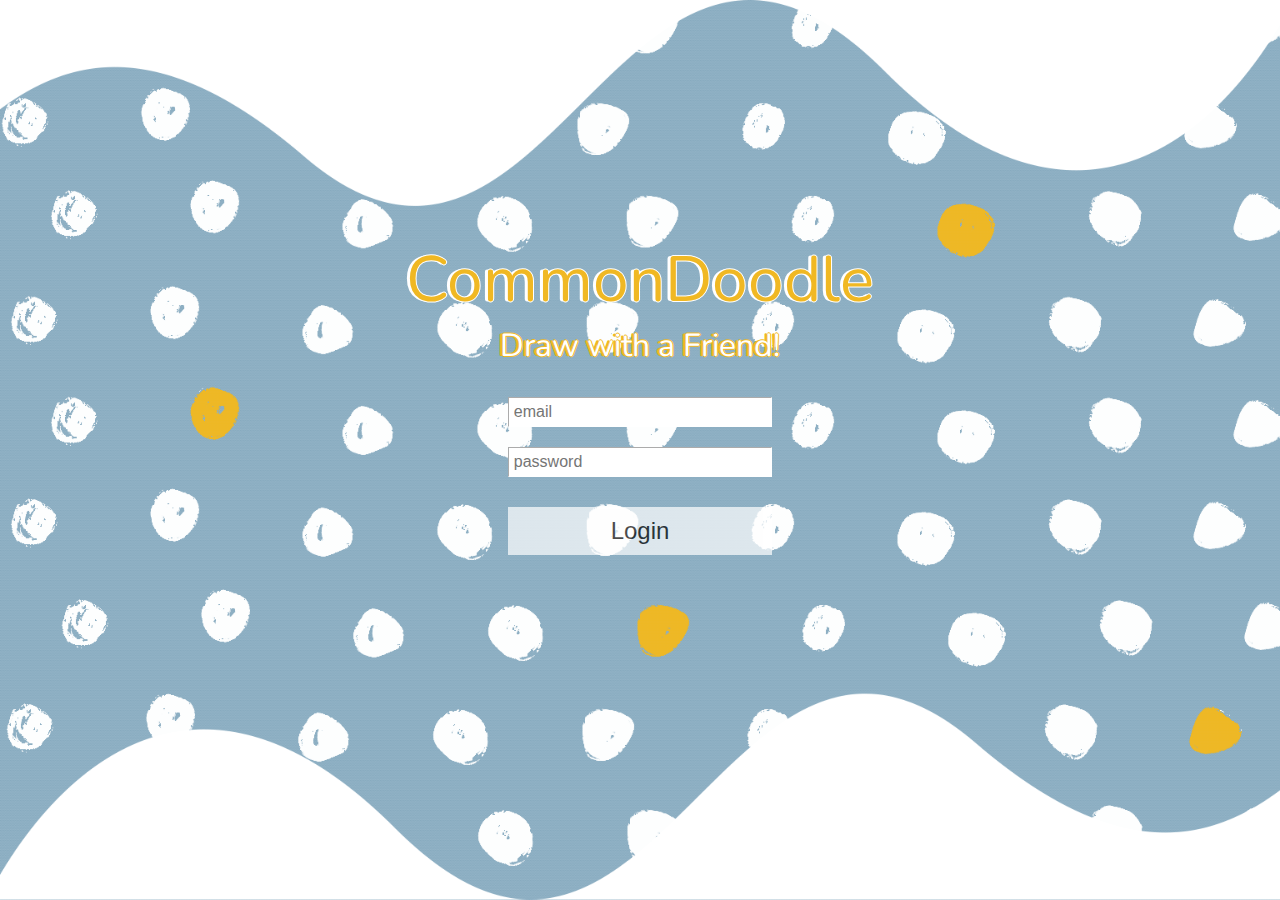
<file: index.html>
<html>

<head>
    <title>CommonDoodle</title>
    <link rel="apple-touch-icon" sizes="180x180" href="favicon_io/apple-touch-icon.png">
    <link rel="icon" type="image/png" sizes="32x32" href="favicon_io/favicon-32x32.png">
    <link rel="icon" type="image/png" sizes="16x16" href="favicon_io/favicon-16x16.png">
    <link rel="manifest" href="favicon_io/site.webmanifest">
    <link rel="stylesheet" href="styles.css" />
    <link rel="preconnect" href="https://fonts.gstatic.com">
    <link href="https://fonts.googleapis.com/css2?family=Nunito&display=swap" rel="stylesheet">
</head>

<body id="container">
    <div id="waveDeco">
        <img id="wave" src="assets/wave.png">
    </div>
    <div id="topTexts">
        <div id="titleText">
            <span>CommonDoodle</span>
        </div>
        <div id="subtitleText">
            <span>Draw with a Friend!</span>
        </div>
    </div>
    <div id="flexContainer">
        <div class="loginContainer">
            <form action="./videoCall.html" onsubmit="return validate()">
                <input type="text" id="email" placeholder="email" />
                <br />
                <input type="password" id="password" placeholder="password" />
                <button class="submitButton" id="homeSubmit" type="submit" onclick="validate()">Login</button>
            </form>
        </div>
    </div>
    <div id="waveDeco">
        <img id="bottomWave" src="assets/wave.png">
    </div>
    <script>
        function validate() {
            let email = document.getElementById("email")
            let password = document.getElementById("password")

            if (email.value.match(/\S+@\S+/)) {
                email.className = ""
                if (password.value.length >= 8) {
                    password.className = ""
                    return true
                }
                else {
                    password.className = "incorrect"
                    return false
                }
            }
            else {
                email.className = "incorrect"
                return false
            }

        }

    </script>

</body>

</html>
</file>
<file: styles.css>
body{
    margin: 0;
    padding: 0;
    font-family: 'Nunito', sans-serif;
    color: #123053;
    /* background-color: #86AABF; */
    background: url("assets/CommonDoodleBG.gif") no-repeat center fixed;
    background-size: cover;

    
}

hr {
    margin: 30px;
}
#flexContainer {
    display: flex;
    flex-direction: row;
    text-align: center;
    justify-content: center;
}

img{
    width: 100%;
}

#bottomWave {
    transform:rotate(180deg);
    position: absolute;
    bottom: 0;
}

#canvas {
    width: 100%;
    height: 200px;
    background-color: white;
    cursor:crosshair;
}

#topTexts {
    margin-top: 30px;
    text-align: center;
}

#titleText{
    color: #F0B823;
    font-size: 4rem;
    text-shadow: -3px 0 white, 0 1px white, 1px 0 white, 0 -1px white;
}

#subtitleText{
    color: white;
    font-size: 2rem;
    text-shadow: -3px 0 #F0B823, 0 1px #F0B823, 1px 0 #F0B823, 0 -1px #F0B823;
}

#email{
    margin-top: 30px;
}

input{
    margin-top: 20px;
    padding: 5px;
    width: 90%;
    font-size: 1rem;
    border: 1px solid  white;
    border-style: inset;
}
.submitButton{
    background-color: white;
    border: none;
    opacity: 0.7;
    margin-top: 30px;
    padding-top: 10px;
    padding-bottom: 10px;
    width: 90%;
    font-size: 1.5rem;
}

.incorrect{
    border: 2px solid red;
}

/* Video Call */


.left-pane{
    background-color: #123053;
    width: auto;
    height: 100vh;
    padding: 20px;
    text-align: center;
    color: #F0B823;
    font-size: 2rem;
}



.flexContainer{
    display: flex;
    flex-direction: row;
}


.right-container{
    display: flex;
    width: 100%;
    height: 100vh;
    flex-direction: row;
    align-items: center;
    justify-content: center;
    padding: 10px;

}


#right-pane{
    padding-right: 10px;
}

#SelfStream{
    justify-self: center;
    width: 400px;
    height: 250px;
    border: 10px solid #123053;
    background-color: rgba(255, 255, 255, 0.5);
}

#remoteStream{
    text-align: left;
    justify-self: center;
    width: 400px;
    height: 250px;
    border: 10px solid #123053;
    background-color: rgba(255, 255, 255, 0.5);
}

#participants {
    margin-top: 20px;
}

#namesList{
    text-align: left;
    margin-top: 20px;
    justify-self: center;   
    height: 100px;
    width: 100%; 
}


#vcButtons {
    display: flex;
    flex-direction: row;
    background-color: #123053;
    padding: 0px 15px 15px 15px;
    justify-content: center;
    letter-spacing: 30px;
}

/* Canvas */

#canvasPlaceholder {
    width: 700px;
    height: 600px;
    background-color: #F0B823;
    border-radius: 10px;
    cursor: crosshair;
    
}
#drawingCanvas { 
    position:absolute; 
    border:none; 
    color:#FFF; 
    overflow:hidden; 
    background-color:transparent; 
    } 

#tempCanvas { 
    position: absolute; width:700px; height:532px; overflow:hidden; 
}
</file>
